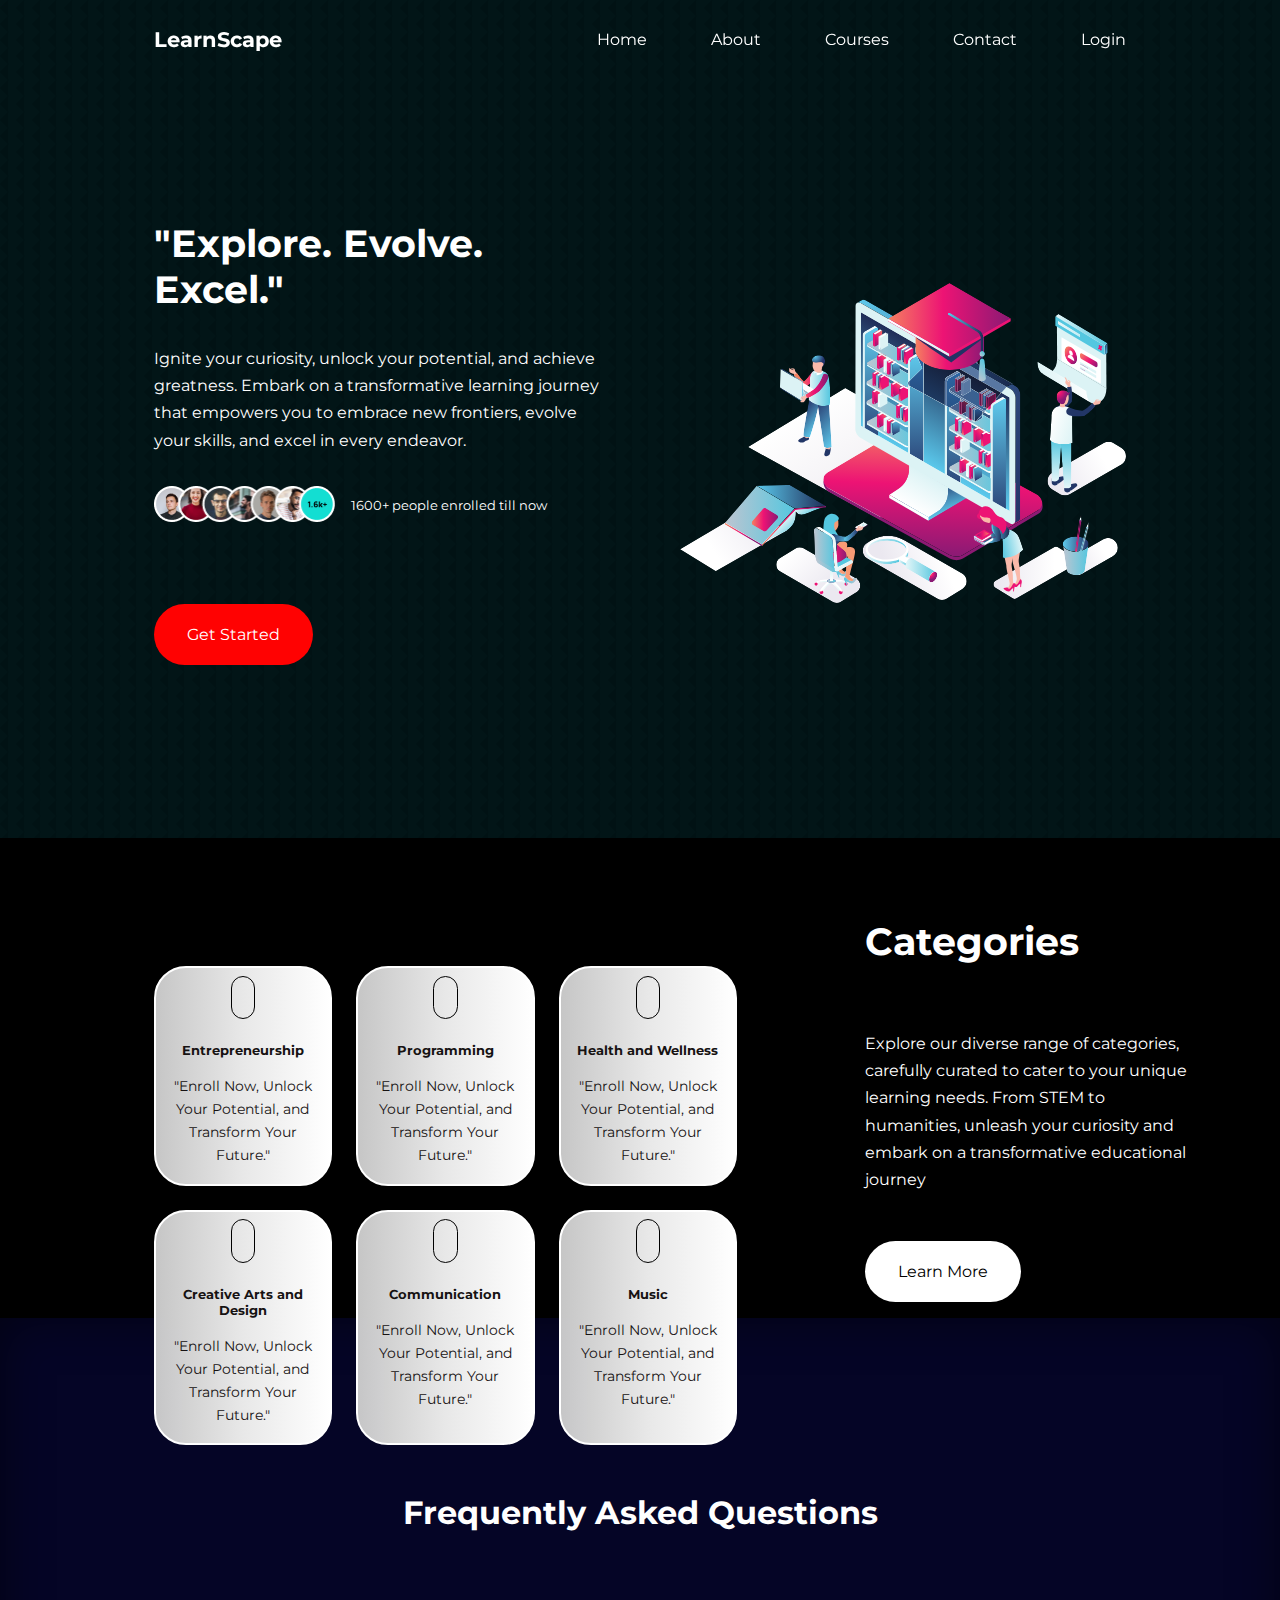
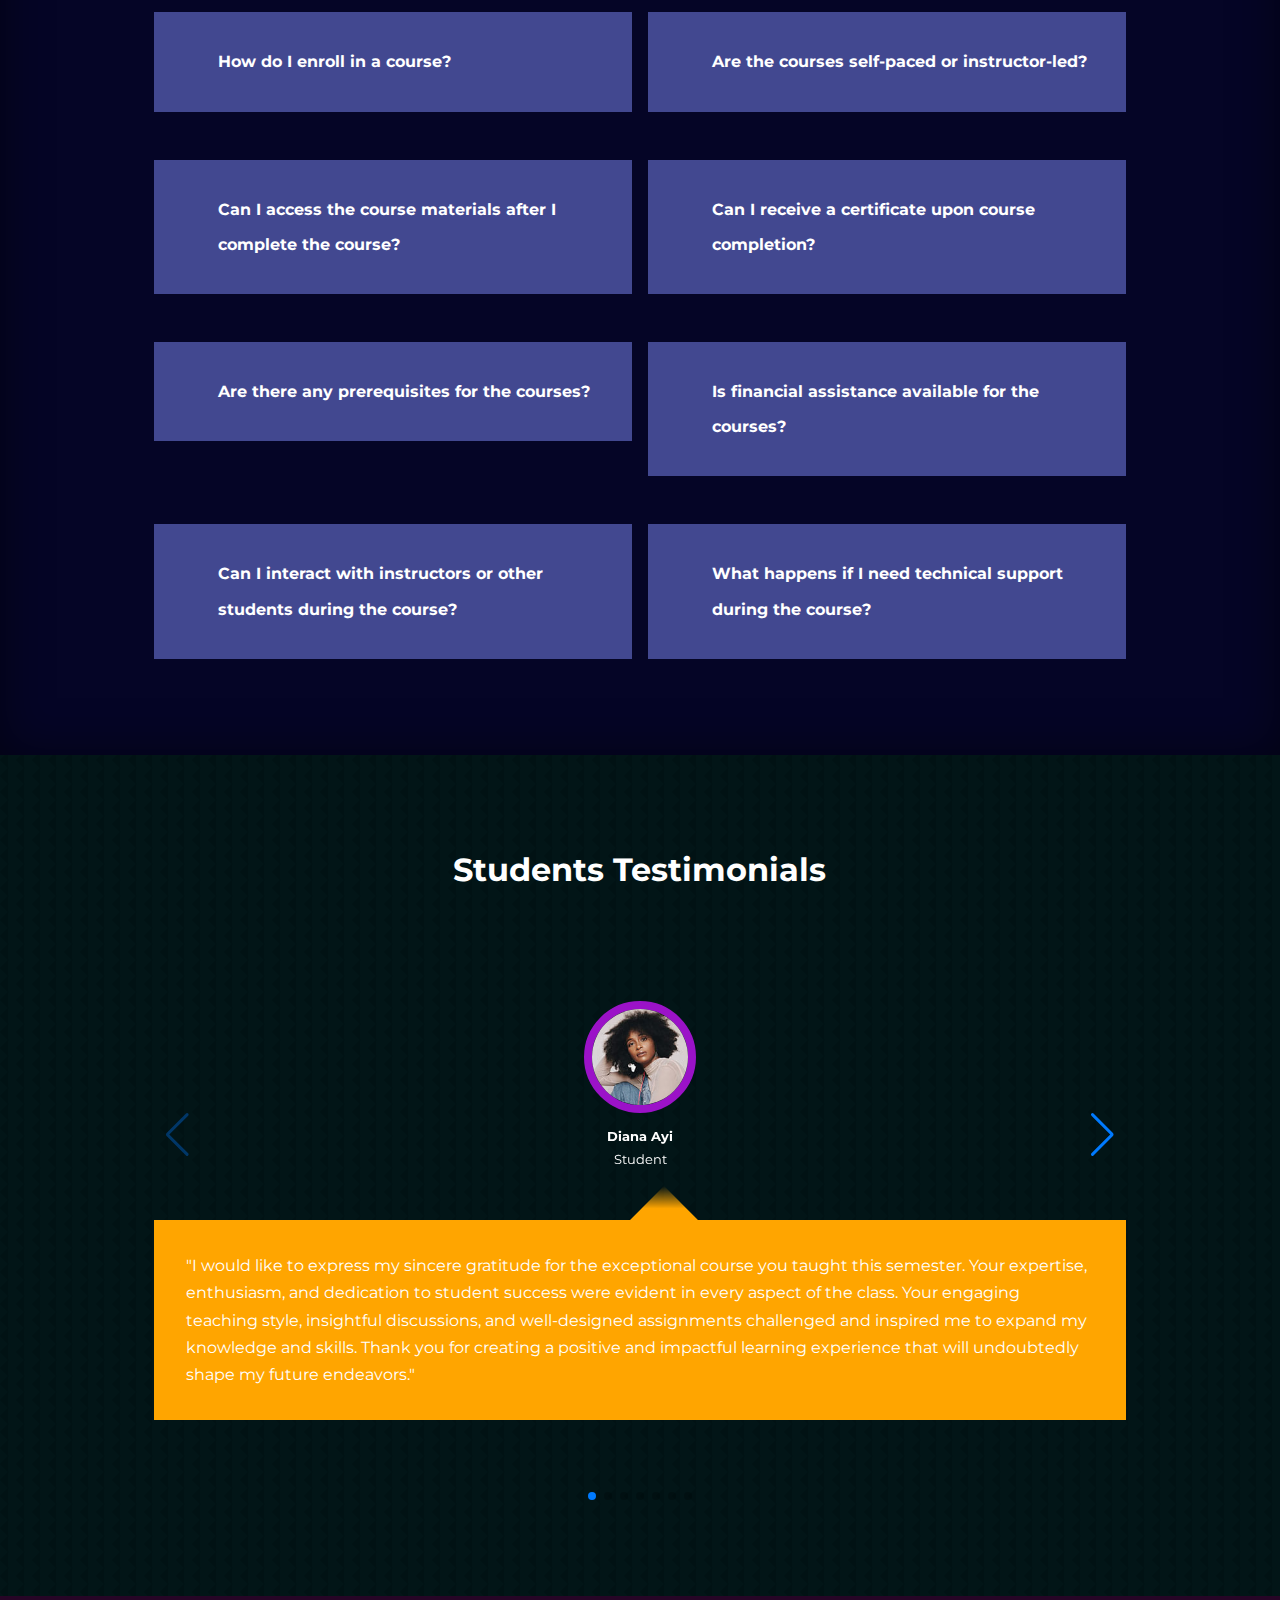
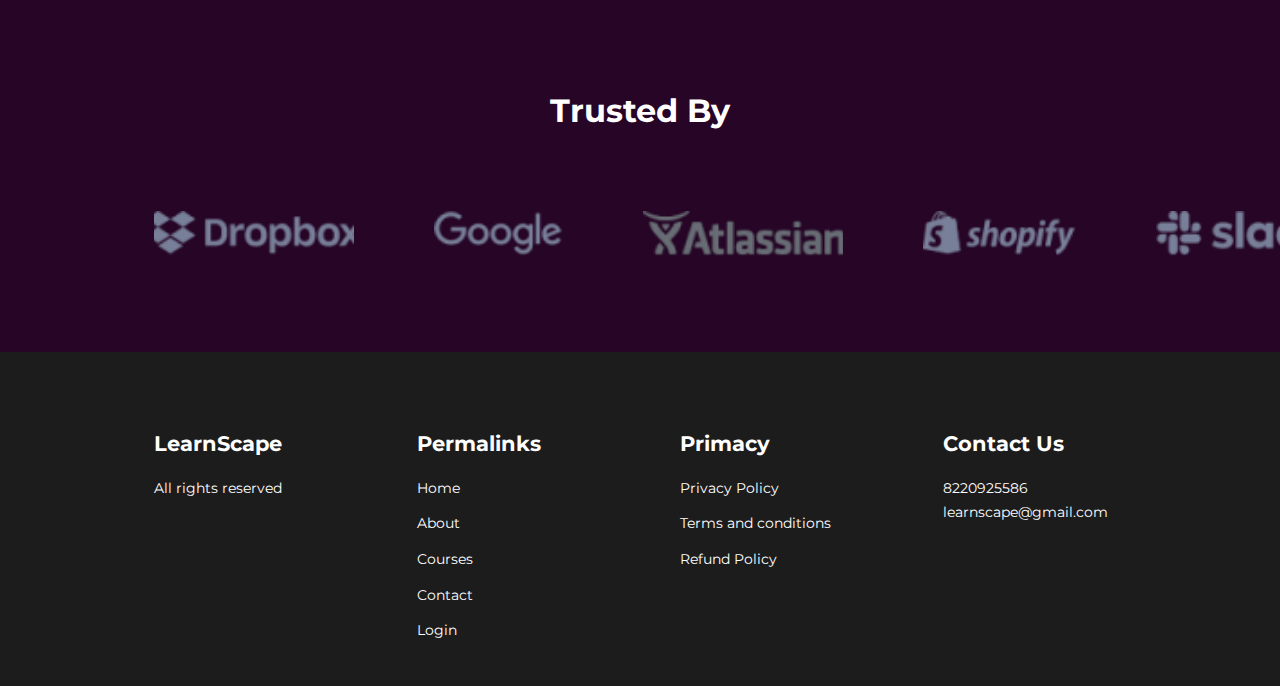
<file: index.html>
<!DOCTYPE html>
<html lang="en">
<head>
    <meta charset="UTF-8">
    <meta name="viewport" content="width=device-width, initial-scale=1.0">
    <title>LearnScape</title>
    <link rel="stylesheet" href="index.css">
    <script src="main.js"></script>

        <!--FAV ICONS-->
        <link rel="stylesheet" href="https://unicons.iconscout.com/release/v4.0.8/css/line.css">

        <!--GOOGLE FONTS (MONTESERRAT)-->
    <link rel="preconnect" href="https://fonts.googleapis.com">
    <link rel="preconnect" href="https://fonts.gstatic.com" crossorigin>
    <link href="https://fonts.googleapis.com/css2?family=Montserrat:wght@300;400;500;600;700;800;900&display=swap" rel="stylesheet">

        <!--    SWIPER JS    -->
    <link rel="stylesheet" href="https://cdn.jsdelivr.net/npm/swiper@10/swiper-bundle.min.css"/>

    <style>
        body{
            background-image: url("images/bg-texture.png");
        }
    </style>

</head>
<body>
                            <!--   NAVBAR    -->
    <nav>
        <div class="container nav__container">
            <a href="index.html"><h4>LearnScape</h4></a>
            <ul class="nav__menu">
                <li><a href="index.html">Home</a></li>
                <li><a href="about.html">About</a></li>
                <li><a href="courses.html">Courses</a></li>
                <li><a href="contact.html">Contact</a></li>
                <li><a href="login.html">Login</a></li>
            </ul>    
        </div>
    </nav>

                               <!--   HEADER   -->
    <header>
        <div class="container header__container">
            <div class="header__left">
                <h1>"Explore. Evolve. Excel."</h1>
                <p>Ignite your curiosity, unlock your potential, and achieve greatness. Embark on a transformative 
                    learning journey that empowers you to embrace new frontiers, evolve your skills, and excel 
                    in every endeavor.</p>
                <div class="header__left-people">               
                    <img src="./images/people.png">
                    <small>1600+ people enrolled till now</small>
                </div>
                <a href="login.html" class="btn btn-primary">Get Started</a>
            </div>

            <div class="header__right">
                <div class="header__right-img">
                    <img src="./images/header.svg">
                </div>
            </div>
        </div>
    </header>

                                <!--  CATEGORIES  -->
    <section class="categories">
        <div class="container categories__container">
            <div class="categories__left">
                <article class="category">
                    <span class="category__icon"><i class="uil uil-arrow-growth"></i></span>
                    <h5>Entrepreneurship</h5>
                    <p>"Enroll Now, Unlock Your Potential, and Transform Your Future."</p>

                </article>
                <article class="category">
                    <span class="category__icon"><i class="uil uil-desktop-cloud-alt"></i></span>
                    <h5>Programming</h5>
                    <p>"Enroll Now, Unlock Your Potential, and Transform Your Future."</p>

                </article>
                <article class="category">
                    <span class="category__icon"><i class="uil uil-heart-medical"></i></span>
                    <h5>Health and Wellness</h5>                  
                    <p>"Enroll Now, Unlock Your Potential, and Transform Your Future."</p>

                </article>
                <article class="category">
                    <span class="category__icon"><i class="uil uil-palette"></i></span>
                    <h5>Creative Arts and Design</h5>
                    <p>"Enroll Now, Unlock Your Potential, and Transform Your Future."</p>

                </article>
                <article class="category">
                    <span class="category__icon"><i class="uil uil-presentation-play"></i></span>
                    <h5>Communication</h5>
                    <p>"Enroll Now, Unlock Your Potential, and Transform Your Future."</p>

                </article>
                <article class="category">
                    <span class="category__icon"><i class="uil uil-music"></i></span>
                    <h5>Music</h5>
                    <p>"Enroll Now, Unlock Your Potential, and Transform Your Future."</p>

                </article>
            </div>
            <div class="categories__right">
                <h1>Categories</h1>
                <p>                    Explore our diverse range of categories, carefully curated to cater to your unique learning needs. From STEM to humanities, unleash your curiosity and embark on a transformative educational journey
                </p>
                <a href="courses.html" class="btn">Learn More</a>
            </div>
        </div>
    </section>

                                <!--   FAQS   -->

   <section class="faqs">
        <h2>Frequently Asked Questions</h2>
        <div class="container faqs__container">
            <article class="faq">
                <div class="faq__icon"><i class="uil uil-plus"></i></div>
                <div class="question__answer">
                    <h4>How do I enroll in a course?</h4>
                    <p>To enroll in a course, simply visit our website, browse the course catalog, and click on the "Enroll" button for your chosen course. Follow the prompts to complete the enrollment process.</p>
                </div>
            </article>

            <article class="faq">
                <div class="faq__icon"><i class="uil uil-plus"></i></div>
                <div class="question__answer">
                    <h4>Are the courses self-paced or instructor-led?</h4>
                    <p>We offer both self-paced and instructor-led courses to accommodate different learning preferences. You can choose the format that suits your needs during the course selection process</p>
                </div>
            </article>

            <article class="faq">
                <div class="faq__icon"><i class="uil uil-plus"></i></div>
                <div class="question__answer">
                    <h4>Can I access the course materials after I complete the course?
                    </h4>
                    <p>Yes, once you enroll in a course, you will have lifetime access to the course materials. You can revisit the content at any time to review or refresh your knowledge.</p>
                </div>
            </article>

            <article class="faq">
                <div class="faq__icon"><i class="uil uil-plus"></i></div>
                <div class="question__answer">
                    <h4>Can I receive a certificate upon course completion?</h4>
                    <p>Yes, upon successfully completing a course, you will receive a certificate of completion. The certificate can be downloaded from the course platform or emailed to you, depending on the specific process outlined for that course.</p>
                </div>
            </article>

            <article class="faq">
                <div class="faq__icon"><i class="uil uil-plus"></i></div>
                <div class="question__answer">
                    <h4>Are there any prerequisites for the courses?</h4>
                    <p>Prerequisites vary depending on the course. Some courses may require prior knowledge or experience, while others are designed for beginners. The course description will provide information about any prerequisites.</p>
                </div>
            </article>

            <article class="faq">
                <div class="faq__icon"><i class="uil uil-plus"></i></div>
                <div class="question__answer">
                    <h4>Is financial assistance available for the courses?</h4>
                    <p>We understand that financial constraints can be a barrier to learning. We offer various financial assistance options such as scholarships, installment plans, or discounts. Please check our website or contact our support team for more information.</p>
                </div>
            </article>

            <article class="faq">
                <div class="faq__icon"><i class="uil uil-plus"></i></div>
                <div class="question__answer">
                    <h4>Can I interact with instructors or other students during the course?</h4>
                    <p>Yes, our courses often include discussion forums or dedicated communication channels where you can interact with instructors and fellow students. This fosters collaboration, allows for questions and answers, and creates a supportive learning community.</p>
                </div>
            </article>

            <article class="faq">
                <div class="faq__icon"><i class="uil uil-plus"></i></div>
                <div class="question__answer">
                    <h4>What happens if I need technical support during the course?</h4>
                    <p>We provide technical support to ensure a smooth learning experience. If you encounter any technical issues or have trouble accessing course materials, you can reach out to our support team via email or through our platform, and they will assist you promptly.</p>
                </div>
            </article>    
        </div>
    </section>  

    <script>
            window.addEventListener("DOMContentLoaded", function() {
            var faqItems = document.querySelectorAll(".faq");

            faqItems.forEach(function(item) {
                var faqIcon = item.querySelector(".faq__icon i");

                item.addEventListener("click", function() {
                    this.classList.toggle("open");
                    faqIcon.classList.toggle("uil-plus");
                    faqIcon.classList.toggle("uil-minus");
                });
            });
        });    </script>


    


                                        <!--        TESTIMONIAL        -->
        <section class="container testimonials__container mySwiper">
            <h2>
                Students Testimonials
            </h2>
            <div class="swiper-wrapper">
                <article class="testimonial swiper-slide">
                    <div class="avatar">
                        <img src="./images/avatar1.jpg">
                    </div>
                    <div class="testimonial__info">
                        <h5>Diana Ayi</h5>
                        <small>Student</small>
                    </div>
                    <div class="testimonial__body">
                        <p>
                            "I would like to express my sincere gratitude for the exceptional course you taught this semester. Your expertise, enthusiasm, and 
                            dedication to student success were evident in every aspect of the class. Your engaging teaching style, insightful discussions, and 
                            well-designed assignments challenged and inspired me to expand my knowledge and skills. Thank you for creating a positive and impactful 
                            learning experience that will undoubtedly shape my future endeavors."
                        </p>
                    </div>
                </article>
                <article class="testimonial swiper-slide">
                    <div class="avatar">
                        <img src="./images/avatar2.jpg">
                    </div>
                    <div class="testimonial__info">
                        <h5>DAurora Patel</h5>
                        <small>Freelancer</small>
                    </div>
                    <div class="testimonial__body">
                        <p>
                            "I am incredibly grateful for the engaging and interactive lessons provided in this course. The instructor's enthusiasm and expertise truly brought the subject to life, making the learning experience enjoyable and captivating. The well-structured course materials and step-by-step explanations helped me grasp even the most complex concepts with ease, and I feel much more confident in my understanding of the subject matter."
                        </p>
                    </div>
                </article>
                <article class="testimonial swiper-slide">
                    <div class="avatar">
                        <img src="./images/avatar3.jpg">
                    </div>
                    <div class="testimonial__info">
                        <h5>Caleb Sullivan</h5>
                        <small>Youtuber</small>
                    </div>
                    <div class="testimonial__body">
                        <p>
                            "I can't speak highly enough about the instructor's knowledge and dedication. They went above and beyond to ensure that all our questions were answered, providing prompt and detailed responses that helped clarify any uncertainties. Their guidance and support throughout the course were invaluable, and I truly felt like I had a mentor to turn to whenever I needed assistance or further explanation."
                        </p>
                    </div>
                </article>
                <article class="testimonial swiper-slide">
                    <div class="avatar">
                        <img src="./images/avatar4.jpg">
                    </div>
                    <div class="testimonial__info">
                        <h5>DIsabella Nguyen</h5>
                        <small>Athlete</small>
                    </div>
                    <div class="testimonial__body">
                        <p>
                            "One aspect that truly stood out in this course was the focus on practical application. The assignments and real-world examples allowed me to put theory into practice, reinforcing my understanding and helping me develop valuable hands-on skills. It was immensely rewarding to see how the concepts we learned could be applied in real-life scenarios, and it has significantly enhanced my confidence in applying these skills beyond the course."
                        </p>
                    </div>
                </article>
                <article class="testimonial swiper-slide">
                    <div class="avatar">
                        <img src="./images/avatar5.jpg">
                    </div>
                    <div class="testimonial__info">
                        <h5>Elijah Carter</h5>
                        <small>Web Developer</small>
                    </div>
                    <div class="testimonial__body">
                        <p>
                            "The user-friendly online platform made learning convenient and accessible. I appreciated being able to access course materials anytime, anywhere, which accommodated my busy schedule. The organization and presentation of the content were clear and logical, making it easy to navigate through the lessons and track my progress. The seamless learning experience facilitated by the platform truly added to the overall value of the course."
                        </p>
                    </div>
                </article>
                <article class="testimonial swiper-slide">
                    <div class="avatar">
                        <img src="./images/avatar6.jpg">
                    </div>
                    <div class="testimonial__info">
                        <h5>Sophia Ali</h5>
                        <small>Artist</small>
                    </div>
                    <div class="testimonial__body">
                        <p>
                            "One of the highlights of this course was the sense of community it fostered. Collaborating with other students through discussion forums and group projects allowed for diverse perspectives and enriched the learning process. It was inspiring to engage in thoughtful discussions, share ideas, and learn from fellow learners. The supportive environment created by the instructor and the community made the entire learning journey even more enjoyable and rewarding."
                        </p>
                    </div>
                </article>
                <article class="testimonial swiper-slide">
                    <div class="avatar">
                        <img src="./images/avatar7.jpg">
                    </div>
                    <div class="testimonial__info">
                        <h5>Lucas Thompsong</h5>
                        <small>Student</small>
                    </div>
                    <div class="testimonial__body">
                        <p>
                            "Completing this course has significantly boosted my confidence and competence in the subject. The comprehensive coverage of topics, along with the in-depth explanations, gave me a solid foundation that I can build upon. I appreciated the instructor's commitment to ensuring a thorough understanding of each concept before moving forward. The course surpassed my expectations and has equipped me with valuable knowledge and skills that will undoubtedly benefit me in my future endeavors."
                        </p>
                    </div>
                </article>
            </div>
            <div class="swiper-button-next"></div>
            <div class="swiper-button-prev"></div>
            <div class="swiper-pagination"></div>    
        </section>

      <!-- Swiper JS -->
    <script src="https://cdn.jsdelivr.net/npm/swiper@10/swiper-bundle.min.js"></script>
    <script src="./main.js"></script>

    <!-- Initialize Swiper -->
    <script>
        var swiper = new Swiper(".mySwiper", {
          spaceBetween: 30,
          hashNavigation: {
            watchState: true,
          },
          pagination: {
            el: ".swiper-pagination",
            clickable: true,
          },
          navigation: {
            nextEl: ".swiper-button-next",
            prevEl: ".swiper-button-prev",
          },
        });
      </script>
    
                                <!--    TRUSTED BY    ---->

    <section class="trust">
        <div class=" container trust__container">
            <h2>Trusted By</h2>
            <div class="trust__image">
                <img src="./images/dropbox.png">
                <img src="./images/google.png">
                <img src="./images/atlassian.png">
                <img src="./images/shopify.png">
                <img src="./images/slack.png">
            </div>
        </div>
    </section>

                                <!--    FOOTER     -->

    <footer class="footer">
        <div class="container footer__container">
            <div class="footer__1">
                <a href="index.html" class="footer__logo"><h4>LearnScape</h4></a>
                <p>All rights reserved</p>
            </div>
            <div class="footer__2">
                <h4>Permalinks</h4>
                <ul class="permalinks">
                    <li><a href="index.html">Home</a></li>
                    <li><a href="about.html">About</a></li>
                    <li><a href="courses.html">Courses</a></li>
                    <li><a href="contact.html">Contact</a></li>
                    <li><a href="login.html">Login</a></li>
                </ul>
            </div>
            <div class="footer__3">
                <h4>Primacy</h4>
                <ul class="privacy">
                    <li><a href="#">Privacy Policy</a></li>
                    <li><a href="#">Terms and conditions</a></li>
                    <li><a href="#">Refund Policy</a></li>
                </ul>           
            </div>
            <div class="footer__4">
                <h4>Contact Us</h4>
                <p>8220925586</p>
                <p>learnscape@gmail.com</p>
                <ul class="footer__socials">
                    <li><a href="#"><i class="uil uil-facebook-f"></i></a></li>
                    <li><a href="#"><i class="uil uil-instagram-alt"></i></a></li>
                    <li><a href="#"><i class="uil uil-twitter"></i></a></li>
                    <li><a href="#"><i class="uil uil-linkedin"></i></a></li>
                </ul>
            </div>
        </div>
    </footer>

</body>
</html>
</file>
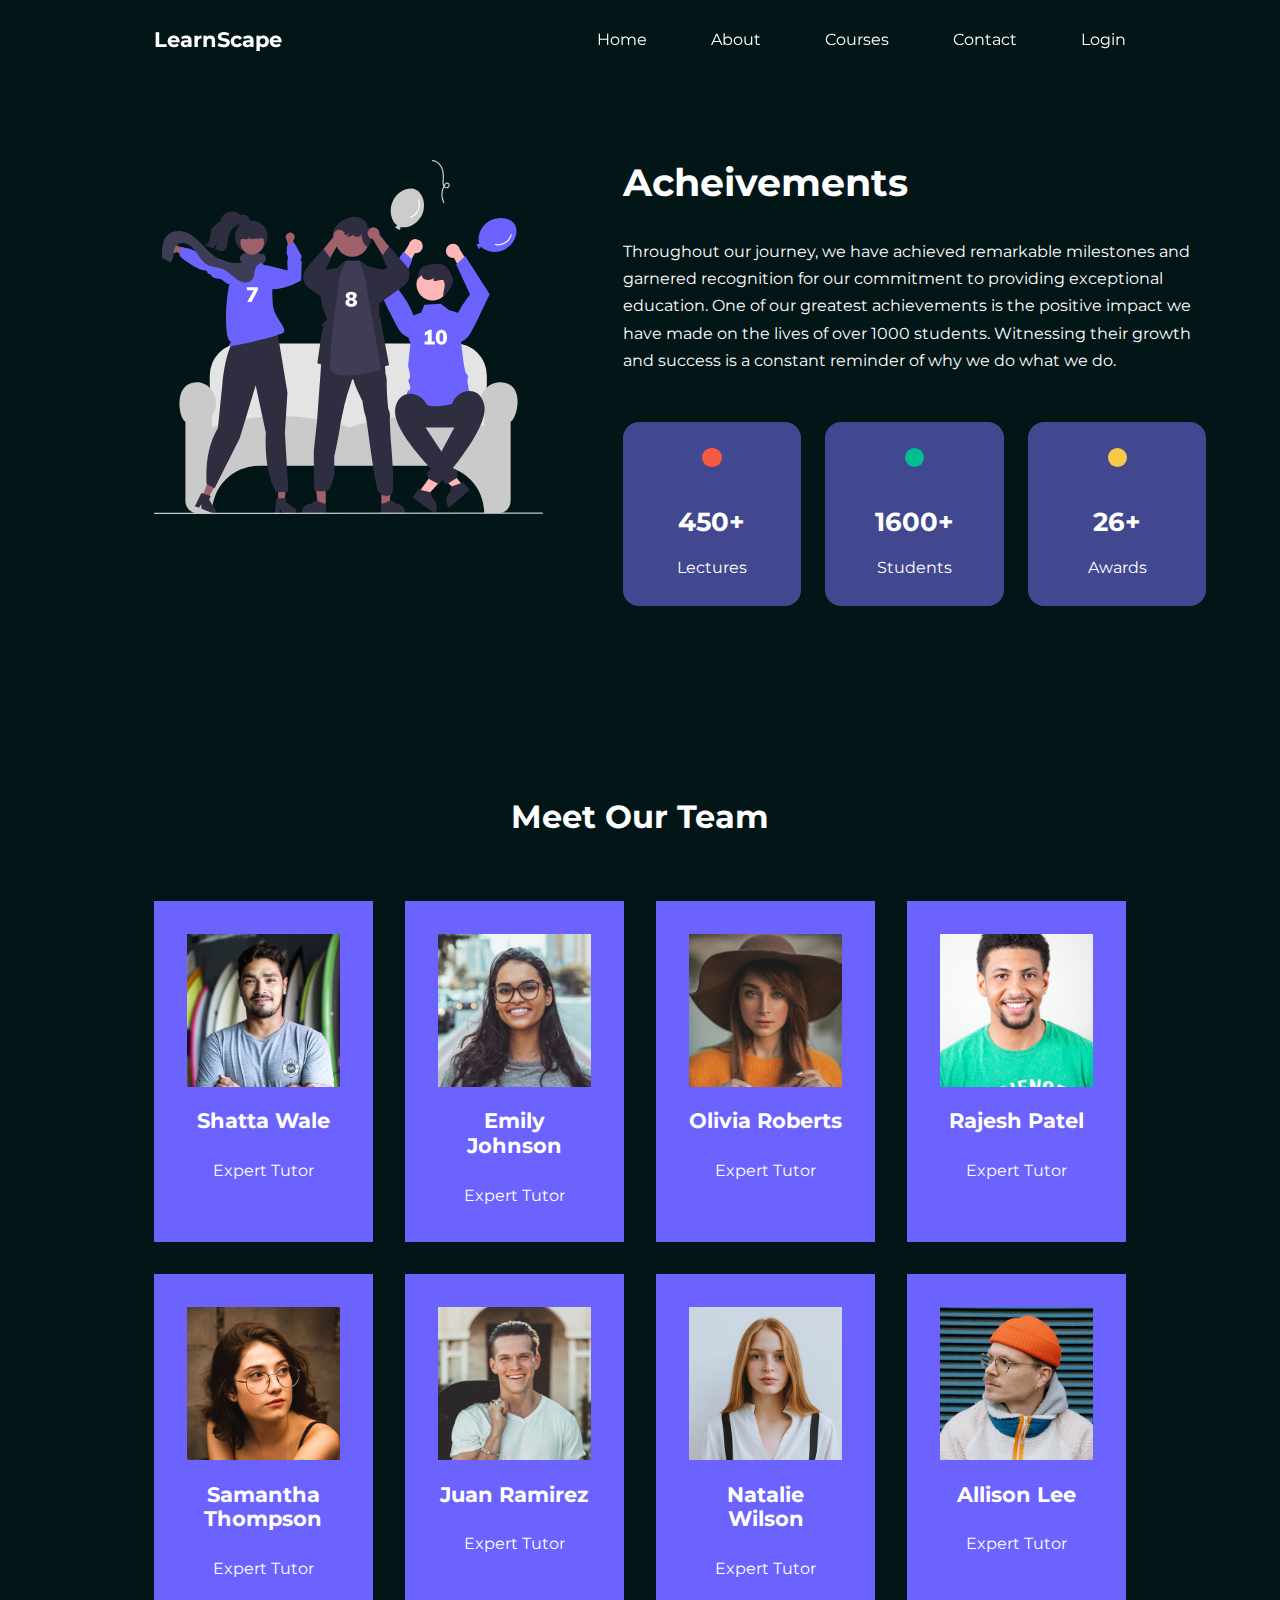
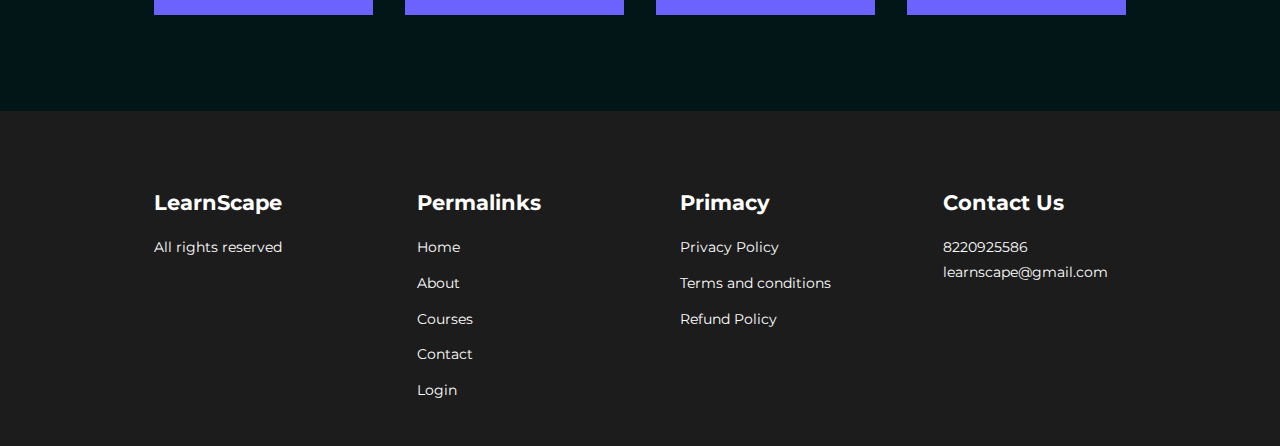
<file: about.html>
<!DOCTYPE html>
<html lang="en">
<head>
    <meta charset="UTF-8">
    <meta name="viewport" content="width=device-width, initial-scale=1.0">
    <title>About</title>
    <link rel="stylesheet" href="index.css">
    <link rel="stylesheet" href="about.css">
    <script src="main.js"></script>

            <!--FAV ICONS-->
    <link rel="stylesheet" href="https://unicons.iconscout.com/release/v4.0.8/css/line.css">

        <!--GOOGLE FONTS (MONTESERRAT)-->
    <link rel="preconnect" href="https://fonts.googleapis.com">
    <link rel="preconnect" href="https://fonts.gstatic.com" crossorigin>
    <link href="https://fonts.googleapis.com/css2?family=Montserrat:wght@300;400;500;600;700;800;900&display=swap" rel="stylesheet">



</head>
<body>
                                <!--   NAVBAR    -->
    <nav>
        <div class="container nav__container">
            <a href="index.html"><h4>LearnScape</h4></a>
            <ul class="nav__menu">
                <li><a href="index.html">Home</a></li>
                <li><a href="about.html">About</a></li>
                <li><a href="courses.html">Courses</a></li>
                <li><a href="contact.html">Contact</a></li>
                <li><a href="login.html">Login</a></li>
            </ul>    
        </div>
    </nav>

                                <!--    ACHEIVEMENTS   -->
    
    <section class="about__acheivements">
        <div class="container about__acheivements-container">
            <div class="about__acheivements-left">               
                 <img src="./images/about achievements.svg">
            </div>
            <div class="about__acheivements-left"> 
                <h1>Acheivements</h1> 
                <p>
                    Throughout our journey, we have achieved remarkable milestones and garnered recognition for our commitment to providing exceptional education. One of our greatest achievements is the positive impact we have made on the lives of over 1000 students. Witnessing their growth and success is a constant reminder of why we do what we do.
                </p>
                <div class="acheivements__cards">
                    <article class="acheivement__card">
                        <span class="acheivement__icon">
                            <i class="uil uil-video"></i>
                        </span>
                        <h3>450+</h3>
                        <p>Lectures</p>
                    </article>

                    <article class="acheivement__card">
                        <span class="acheivement__icon">
                            <i class="uil uil-users-alt"></i>
                        </span>
                        <h3>1600+</h3>
                        <p>Students</p>
                    </article>

                    <article class="acheivement__card">
                        <span class="acheivement__icon">
                            <i class="uil uil-trophy"></i>
                        </span>
                        <h3>26+</h3>
                        <p>Awards</p>
                    </article>

                </div>             
            </div>
        </div>
    </section>

                                <!--    TUTORS     -->

    <section class="team">
        <h2>Meet Our Team</h2>
        <div class="container team__container">
            <article class="team__member">
                <div class="team__member-image">
                    <img src="images/tm1.jpg">
                </div>
                <div class="team__member-info">
                    <h4>Shatta Wale</h4>
                    <p>Expert Tutor</p>
                </div>
                <div class="team__member-socials">
                    <a href="https://instagram.com" target="_blank"><i class="uil uil-instagram"></i></a>
                    <a href="https://twitter.com" target="_blank"><i class="uil uil-twitter"></i></a>
                    <a href="https://linkedin.com" target="_blank"><i class="uil uil-linkedin"></i></a>
                </div>
            </article>

            <article class="team__member">
                <div class="team__member-image">
                    <img src="images/tm2.jpg">
                </div>
                <div class="team__member-info">
                    <h4> Emily Johnson</h4>
                    <p>Expert Tutor</p>
                </div>
                <div class="team__member-socials">
                    <a href="https://instagram.com" target="_blank"><i class="uil uil-instagram"></i></a>
                    <a href="https://twitter.com" target="_blank"><i class="uil uil-twitter"></i></a>
                    <a href="https://linkedin.com" target="_blank"><i class="uil uil-linkedin"></i></a>
                </div>
            </article>

            <article class="team__member">
                <div class="team__member-image">
                    <img src="images/tm3.jpg">
                </div>
                <div class="team__member-info">
                    <h4>Olivia Roberts</h4>
                    <p>Expert Tutor</p>
                </div>
                <div class="team__member-socials">
                    <a href="https://instagram.com" target="_blank"><i class="uil uil-instagram"></i></a>
                    <a href="https://twitter.com" target="_blank"><i class="uil uil-twitter"></i></a>
                    <a href="https://linkedin.com" target="_blank"><i class="uil uil-linkedin"></i></a>
                </div>
            </article>

            <article class="team__member">
                <div class="team__member-image">
                    <img src="images/tm4.jpg">
                </div>
                <div class="team__member-info">
                    <h4> Rajesh Patel</h4>
                    <p>Expert Tutor</p>
                </div>
                <div class="team__member-socials">
                    <a href="https://instagram.com" target="_blank"><i class="uil uil-instagram"></i></a>
                    <a href="https://twitter.com" target="_blank"><i class="uil uil-twitter"></i></a>
                    <a href="https://linkedin.com" target="_blank"><i class="uil uil-linkedin"></i></a>
                </div>
            </article>

            <article class="team__member">
                <div class="team__member-image">
                    <img src="images/tm5.jpg">
                </div>
                <div class="team__member-info">
                    <h4>Samantha Thompson</h4>
                    <p>Expert Tutor</p>
                </div>
                <div class="team__member-socials">
                    <a href="https://instagram.com" target="_blank"><i class="uil uil-instagram"></i></a>
                    <a href="https://twitter.com" target="_blank"><i class="uil uil-twitter"></i></a>
                    <a href="https://linkedin.com" target="_blank"><i class="uil uil-linkedin"></i></a>
                </div>
            </article>

            <article class="team__member">
                <div class="team__member-image">
                    <img src="images/tm6.jpg">
                </div>
                <div class="team__member-info">
                    <h4>Juan Ramirez</h4>
                    <p>Expert Tutor</p>
                </div>
                <div class="team__member-socials">
                    <a href="https://instagram.com" target="_blank"><i class="uil uil-instagram"></i></a>
                    <a href="https://twitter.com" target="_blank"><i class="uil uil-twitter"></i></a>
                    <a href="https://linkedin.com" target="_blank"><i class="uil uil-linkedin"></i></a>
                </div>
            </article>

            <article class="team__member">
                <div class="team__member-image">
                    <img src="images/tm7.jpg">
                </div>
                <div class="team__member-info">
                    <h4>Natalie Wilson</h4>
                    <p>Expert Tutor</p>
                </div>
                <div class="team__member-socials">
                    <a href="https://instagram.com" target="_blank"><i class="uil uil-instagram"></i></a>
                    <a href="https://twitter.com" target="_blank"><i class="uil uil-twitter"></i></a>
                    <a href="https://linkedin.com" target="_blank"><i class="uil uil-linkedin"></i></a>
                </div>
            </article>

            <article class="team__member">
                <div class="team__member-image">
                    <img src="images/tm8.jpg">
                </div>
                <div class="team__member-info">
                    <h4>Allison Lee</h4>
                    <p>Expert Tutor</p>
                </div>
                <div class="team__member-socials">
                    <a href="https://instagram.com" target="_blank"><i class="uil uil-instagram"></i></a>
                    <a href="https://twitter.com" target="_blank"><i class="uil uil-twitter"></i></a>
                    <a href="https://linkedin.com" target="_blank"><i class="uil uil-linkedin"></i></a>
                </div>
            </article>


        </div>
    </section>

                                <!--   FOOTER   -->

    <footer class="footer">
        <div class="container footer__container">
            <div class="footer__1">
                <a href="index.html" class="footer__logo"><h4>LearnScape</h4></a>
                <p>All rights reserved</p>
            </div>
            <div class="footer__2">
                <h4>Permalinks</h4>
                <ul class="permalinks">
                    <li><a href="index.html">Home</a></li>
                    <li><a href="about.html">About</a></li>
                    <li><a href="courses.html">Courses</a></li>
                    <li><a href="contact.html">Contact</a></li>
                    <li><a href="login.html">Login</a></li>
                </ul>
            </div>
            <div class="footer__3">
                <h4>Primacy</h4>
                <ul class="privacy">
                    <li><a href="#">Privacy Policy</a></li>
                    <li><a href="#">Terms and conditions</a></li>
                    <li><a href="#">Refund Policy</a></li>
                </ul>           
            </div>
            <div class="footer__4">
                <h4>Contact Us</h4>
                <p>8220925586</p>
                <p>learnscape@gmail.com</p>
                <ul class="footer__socials">
                    <li><a href="#"><i class="uil uil-facebook-f"></i></a></li>
                    <li><a href="#"><i class="uil uil-instagram-alt"></i></a></li>
                    <li><a href="#"><i class="uil uil-twitter"></i></a></li>
                    <li><a href="#"><i class="uil uil-linkedin"></i></a></li>
                </ul>
            </div>
        </div>
    </footer>

</body>
</html>
</file>
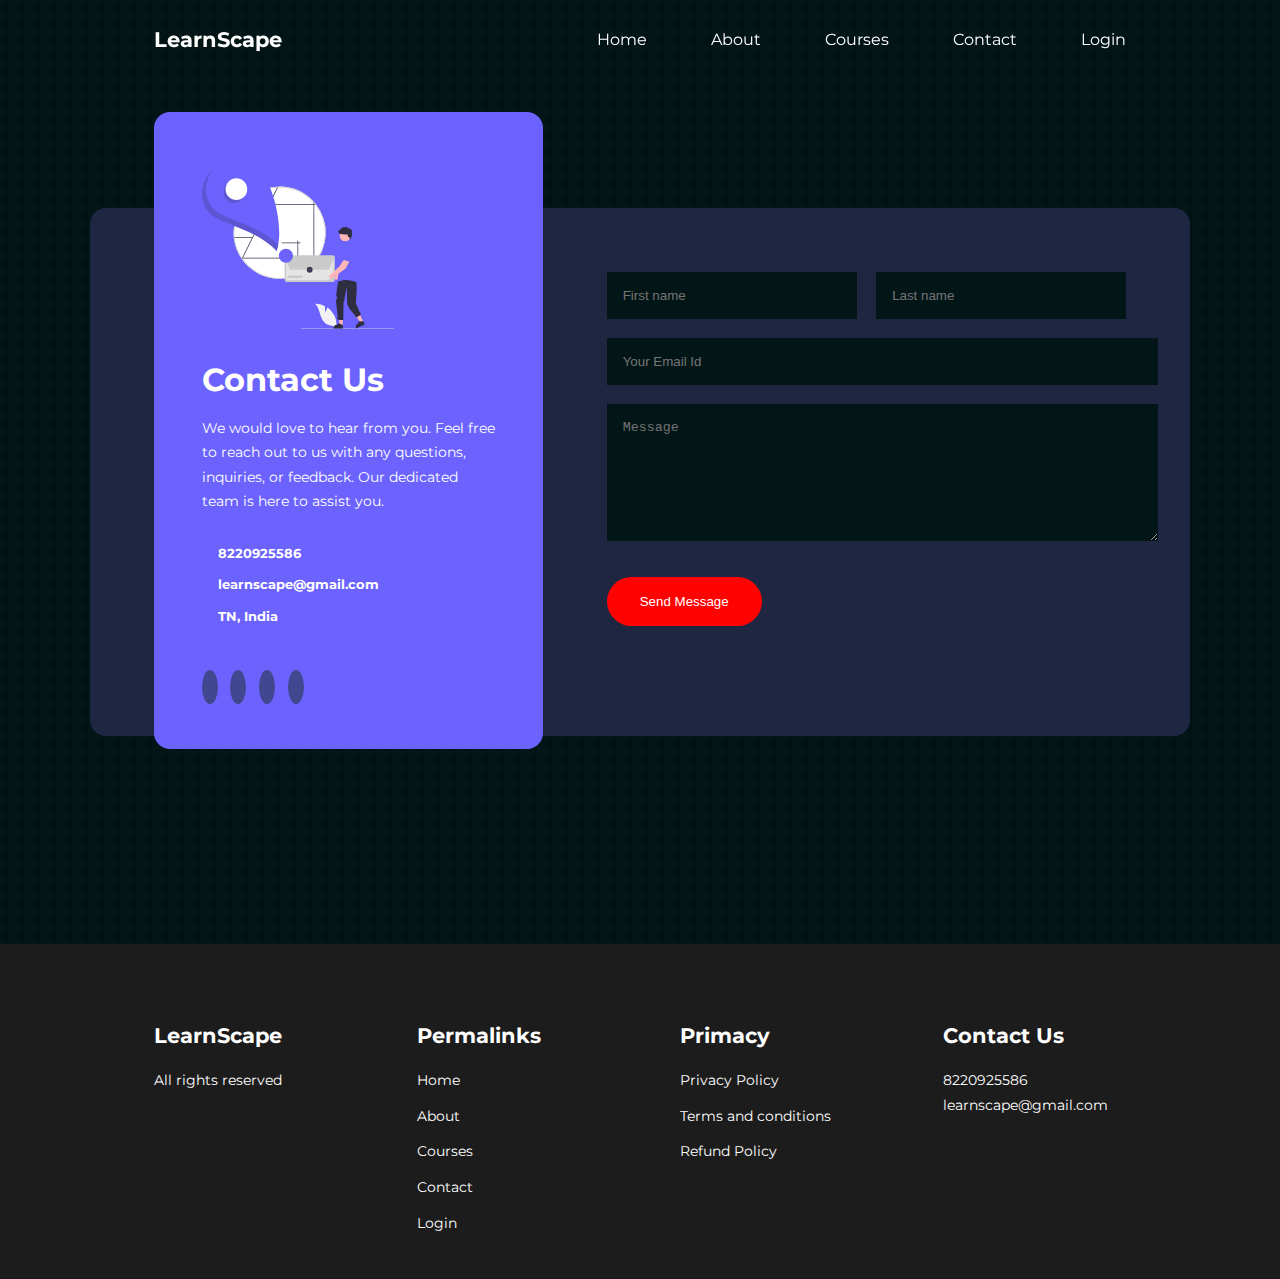
<file: contact.html>
<!DOCTYPE html>
<html lang="en">
<head>
    <meta charset="UTF-8">
    <meta name="viewport" content="width=device-width, initial-scale=1.0">
    <title>Contact</title>
    <link rel="stylesheet" href="index.css">
    <script src="main.js"></script>
    <link rel="stylesheet" href="contact.css">


    <style>
        body{
            background-image: url("images/bg-texture.png");
        }
    </style>


        <!--FAV ICONS-->
        <link rel="stylesheet" href="https://unicons.iconscout.com/release/v4.0.8/css/line.css">

        <!--GOOGLE FONTS (MONTESERRAT)-->
    <link rel="preconnect" href="https://fonts.googleapis.com">
    <link rel="preconnect" href="https://fonts.gstatic.com" crossorigin>
    <link href="https://fonts.googleapis.com/css2?family=Montserrat:wght@300;400;500;600;700;800;900&display=swap" rel="stylesheet">

</head>
<body>
                                <!--   NAVBAR    -->
    <nav>
        <div class="container nav__container">
            <a href="index.html"><h4>LearnScape</h4></a>
            <ul class="nav__menu">
                <li><a href="index.html">Home</a></li>
                <li><a href="about.html">About</a></li>
                <li><a href="courses.html">Courses</a></li>
                <li><a href="contact.html">Contact</a></li>
                <li><a href="login.html">Login</a></li>
            </ul>    
        </div>
    </nav>

                                <!--    CONTACT    -->
    <section class="contact">
        <div class="container contact__container">
            <aside class="contact__aside">
                <div class="aside__image">
                    <img src="./images/contact.svg">
                </div>
                <h2>Contact Us</h2>
                <p>We would love to hear from you. Feel free to reach out to us with any questions, inquiries, or feedback. Our dedicated team is here to assist you.</p>
                <ul class="contact__details">
                    <li>
                        <i class="uil uil-phone-times"></i>
                        <h5>8220925586</h5>
                    </li>
                    <li>
                        <i class="uil uil-envelope"></i>
                        <h5>learnscape@gmail.com</h5>
                    </li>
                    <li>
                        <i class="uil uil-location-point"></i>
                        <h5>TN, India</h5>
                    </li>
                </ul>
                <ul class="contact__socials">
                    <li><a href="https://facebook.com" target="_blank"><i class="uil uil-facebook-f"></i></a></li>
                    <li><a href="https://instagram.com" target="_blank"><i class="uil uil-instagram"></i></a></li>
                    <li><a href="https://twitter.com" target="_blank"><i class="uil uil-twitter"></i></a></li>
                    <li><a href="https://linkedin.com" target="_blank"><i class="uil uil-linkedin"></i></a></li>
                </ul>
            </aside>

            <form action="https://formspree.io/f/xnqkqdqb" method="POST" class="contact__form">
                <div class="form__name">
                    <input type="text" placeholder="First name" name="First name" required>
                    <input type="text" placeholder="Last name" name="Last name" required>
                </div>
                <input type="email" name="Email Address" placeholder="Your Email Id" required>
                <textarea name="message" rows="7" placeholder="Message" required></textarea>
                <button type="submit" class="btn btn-primary">Send Message</button>
            </form>
        </div>
    </section>
    
    
                                <!--    FOOTER     -->

    <footer class="footer">
        <div class="container footer__container">
            <div class="footer__1">
                <a href="index.html" class="footer__logo"><h4>LearnScape</h4></a>
                <p>All rights reserved</p>
            </div>
            <div class="footer__2">
                <h4>Permalinks</h4>
                <ul class="permalinks">
                    <li><a href="index.html">Home</a></li>
                    <li><a href="about.html">About</a></li>
                    <li><a href="courses.html">Courses</a></li>
                    <li><a href="contact.html">Contact</a></li>
                    <li><a href="login.html">Login</a></li>
                </ul>
            </div>
            <div class="footer__3">
                <h4>Primacy</h4>
                <ul class="privacy">
                    <li><a href="#">Privacy Policy</a></li>
                    <li><a href="#">Terms and conditions</a></li>
                    <li><a href="#">Refund Policy</a></li>
                </ul>           
            </div>
            <div class="footer__4">
                <h4>Contact Us</h4>
                <p>8220925586</p>
                <p>learnscape@gmail.com</p>
                <ul class="footer__socials">
                    <li><a href="#"><i class="uil uil-facebook-f"></i></a></li>
                    <li><a href="#"><i class="uil uil-instagram-alt"></i></a></li>
                    <li><a href="#"><i class="uil uil-twitter"></i></a></li>
                    <li><a href="#"><i class="uil uil-linkedin"></i></a></li>
                </ul>
            </div>
        </div>
    </footer>


</body>
</html>
</file>
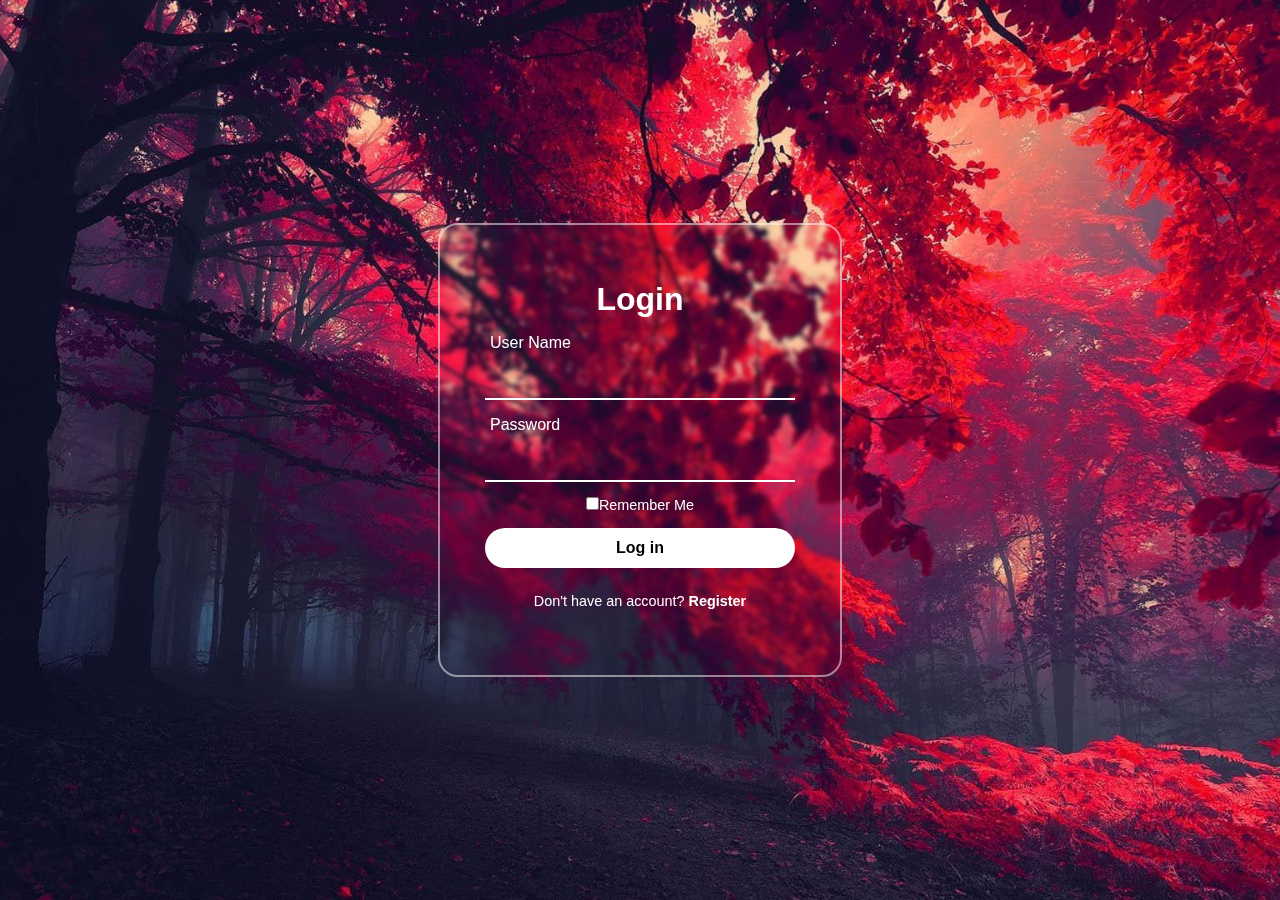
<file: login.html>
<!DOCTYPE html>
<html lang="en">
<head>
    <meta charset="UTF-8">
    <meta name="viewport" content="width=device-width, initial-scale=1.0">
    <title>Login</title>

    <link rel="stylesheet" href="login.css">

    <!-- FAV ICONS -->
    <link rel="stylesheet" href="https://unicons.iconscout.com/release/v4.0.8/css/line.css">

    <!-- GOOGLE FONTS (MONTESERRAT) -->
    <link rel="preconnect" href="https://fonts.googleapis.com">
    <link rel="preconnect" href="https://fonts.gstatic.com" crossorigin>
    <link href="https://fonts.googleapis.com/css2?family=Montserrat:wght@300;400;500;600;700;800;900&display=swap" rel="stylesheet">

    <style>
    .form-value .inputbox input:focus ~ label,
    .form-value .inputbox input:valid ~ label {
        top: -5px;
        font-size: 1em;
        color: white;
    }

    .form-value .inputbox input:valid ~ label {
        font-size: 1em;
        color: white;
    }
    </style>

    <script>
        function validate() {
            var a = document.getElementById("text1").value;
            var b = document.getElementById("text2").value;
            if (a === "") {
                window.alert("Please enter username");
            } else if (b === "") {
                window.alert("Enter Password");
            } else if (b.length < 6) {
                window.alert("Password should be at least 6 characters");
            } else {
                open("index.html");
            }
        }
    </script>
</head>
<body>
    <section>
        <div class="form-box">
            <div class="form-value">
                <form>
                    <h2>Login</h2>
                    <div class="inputbox">
                        <i class="uil uil-user"></i>
                        <input type="text" name="text1" id="text1" >
                        <label for="text1">User Name</label>
                    </div>
                    <div class="inputbox">
                        <i class="uil uil-file-lock-alt"></i>
                        <input type="password" name="text2" id="text2" >
                        <label for="text2">Password</label>
                    </div>
                    <div class="forget">
                        <label for=""><input type="checkbox">Remember Me</label>
                    </div>
                    <button type="submit" onclick="validate()">Log in</button>
                    <div class="register">
                        <p>Don't have an account? <a href="register.html">Register</a> </p>
                    </div>
                </form>
            </div>
        </div>
    </section>
</body>
</html>
</file>
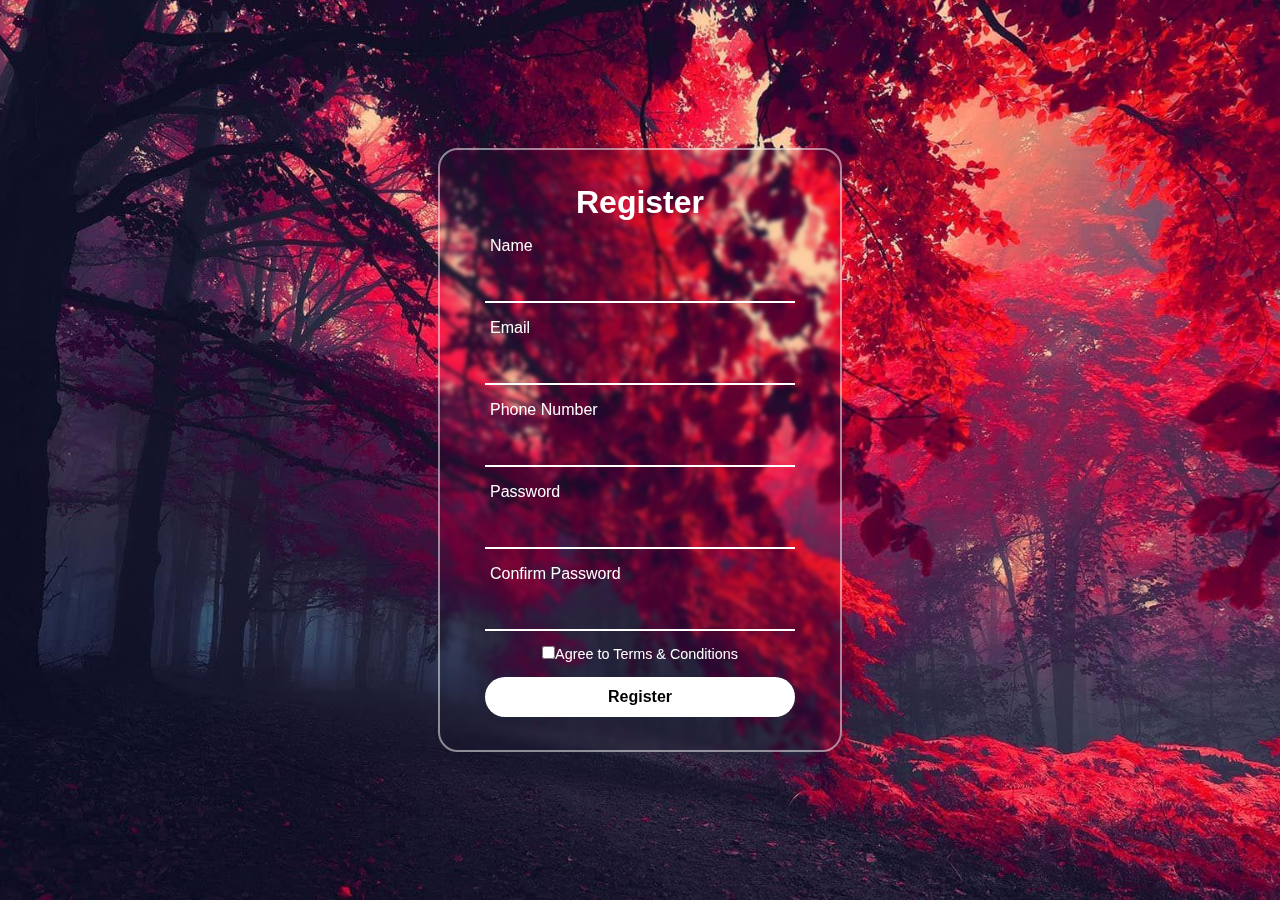
<file: register.html>
<!DOCTYPE html>
<html lang="en">
<head>
    <meta charset="UTF-8">
    <meta name="viewport" content="width=device-width, initial-scale=1.0">
    <title>Register</title>

    <link rel="stylesheet" href="register.css">

    <!-- FAV ICONS -->
    <link rel="stylesheet" href="https://unicons.iconscout.com/release/v4.0.8/css/line.css">

    <!-- GOOGLE FONTS (MONTESERRAT) -->
    <link rel="preconnect" href="https://fonts.googleapis.com">
    <link rel="preconnect" href="https://fonts.gstatic.com" crossorigin>
    <link href="https://fonts.googleapis.com/css2?family=Montserrat:wght@300;400;500;600;700;800;900&display=swap" rel="stylesheet">

    <style>
        .form-value .inputbox input:focus ~ label,
        .form-value .inputbox input:valid ~ label {
            top: -5px;
            font-size: 1em;
            color: white;
        }

        .form-value .inputbox input:valid ~ label {
            font-size: 1em;
            color: white;
        }
    </style>

    <script>
        function validate() {
            var a = document.getElementById("text1").value;
            var b = document.getElementById("text2").value;
            var c = document.getElementById("text3").value;
            var d = document.getElementById("text4").value;
            var e = document.getElementById("text5").value;
            var f = document.getElementById("c1").checked;
            var atpos = b.indexOf("@");
            var dotpos = b.lastIndexOf(".");

            if (a === "") {
                alert("Please enter your name");
            } else if (b === "") {
                alert("Enter your email id");
            } else if (c === "") {
                alert("Enter your phone number");
            } else if (d === "") {
                alert("Enter your password");
            } else if (e === "") {
                alert("Re-enter your password");
            } else if (atpos < 1 || ((dotpos - atpos) < 2)) {
                alert("Please enter correct email ID");
            } else if (isNaN(c)) {
                alert("Enter a valid phone number");
            } else if (d.length < 6) {
                alert("Password should be at least 6 characters");
            } else if (e !== d) {
                alert("Re-enter a valid password");
            } else if (!f) {
                alert("Agree to Terms and Conditions");
            } else {
                open("index.html");
            }
        }
    </script>
</head>
<body>
    <section>
        <div class="form-box">
            <div class="form-value">
                <form action="">
                    <h2>Register</h2>
                    <div class="inputbox">
                        <i class="uil uil-user"></i>
                        <input type="text" name="text1" id="text1" >
                        <label for="text1">Name</label>
                    </div>

                    <div class="inputbox">
                        <i class="uil uil-envelope-lock"></i>                        
                        <input type="email" name="text2" id="text2" >
                        <label for="text2">Email</label>
                    </div>

                    <div class="inputbox">
                        <i class="uil uil-mobile-android"></i>                        
                        <input type="text" name="text3" id="text3" >
                        <label for="text3">Phone Number</label>
                    </div>

                    <div class="inputbox">
                        <i class="uil uil-file-lock-alt"></i>
                        <input type="password" name="text4" id="text4" >
                        <label for="text4">Password</label>
                    </div>

                    <div class="inputbox">
                        <i class="uil uil-file-lock-alt"></i>
                        <input type="password" name="text5" id="text5" >
                        <label for="text5">Confirm Password</label>
                    </div>

                    <div class="forget">
                        <label for=""><input type="checkbox" name="c1" id="c1">Agree to Terms & Conditions</label>
                    </div>

                    <button type="submit" onclick="validate()">Register</button>
                </form>
            </div>
        </div>
    </section>
</body>
</html>
</file>
<file: index.css>
*{
    margin: 0;
    padding: 0;
    border: 0;
    box-sizing: 0;
    list-style: none;
    outline: 0;
    text-decoration: none;
}

:root {
    --color-bg: linear-gradient(90deg, rgba(0, 0, 0, 1) 0%, rgba(2, 21, 23, 1) 50%, rgba(2, 43, 76, 1) 100%);
    --color-white: white;
    --color-orange: orange;
    --color-black: black;
    --color-btn: chartreuse;
    --color-red: rgb(255, 2, 2);
    --color-bg1: rgba(2, 21, 23, 1);
    --color-primary: linear-gradient(90deg, rgba(202, 202, 202, 0.98) 0%, rgba(232, 232, 232, 1) 50%, rgba(255, 255, 255, 1) 100%);
    --color-bg2: #1f2641;
    --color-sec: #424890;
    --color-bg3: #6c63ff;
    --color-green: #00bf8e;
    --color-yellow: #f7c94b;
    --color-lred: #f75842;


    


    --container-width-lg: 76%;
    --container-width-md: 90%;
    --container-width-sm: 94%;
    --transition: all 500ms ease;
}

body{
    font-family: 'Montserrat', sans-serif;
    line-height: 1.7;
    color: var(--color-white);
    background: var(--color-bg1);
}
.container{
    width: var(--container-width-lg);
    margin: 0 auto;
}

section{
    padding: 6rem 0;        /* 1rem = 16px */
}

h1, h2, h3, h4, h5{
    line-height: 1.2;
}

h1{
    font-size: 2.4rem;
}

h2{
    font-size: 2rem;
}

h3{
    font-size: 1.6rem;
}

h4{
    font-size: 1.3rem;
}

a{
    color: var(--color-white);
}

img{
    width: 100%;
    display: block;
    object-fit: cover;
}

.btn{
    display: inline-block;
    padding: 1rem 2rem;
    background: var(--color-white);
    color: var(--color-black);
    border: solid 1px transparent;
    border-radius: 40px;
    transition: var(--transition);
}

.btn:hover{
    background: transparent;
    border-color: var(--color-red);
    color: var(--color-btn);
}

.btn-primary{
    background-color: var(--color-red);
    color: var(--color-white);
}

/********* NAVBAR *************/
nav{
    background: transparent;
    width: 100vw;
    height: 5rem;
    top: 0;
    z-index: 11;
    position: fixed;
}

.nav__container{
    height: 100%;
    display: flex;
    justify-content: space-between;
    align-items: center;
}

.nav__menu{
    display: flex;
    align-items: center;
    gap: 4rem;
}

.nav__menu a{
    font-size: 1rem;
    transition: var(--transition);
}
.nav__menu a:hover{
    color: var(--color-orange)
}

.window-scroll{
    background: rgba(19, 18, 18, 0.9);
    box-shadow: 0 1rem 2rem rgba(0, 0, 0, 0.2);
}


/******************* HEADER *************************/
header{
    position: relative;
    height: 70vh;
    top: 8rem;
    margin-bottom: 13rem;
    overflow: hidden;
}

.header__container{
    display: grid;
    grid-template-columns: 1fr 1fr;
    align-items: center;
    gap: 5rem;
    height: 100%;
}

.header__left p{
    margin: 2rem 0 1.5rem;
}

.header__left-people{
    width: 100%;
    display: flex;
    justify-content: flex-start;
    align-items: center;
    margin-top: 2rem;
    gap: 1rem;
    margin-bottom: 5rem;
}

.header__left-people img{
    width: 181.79px;
    height: 38px;
}

/***************  CATEGORIES   *******************/
.categories{
    background: var(--color-black);
    height: 18rem;
}

.categories h1{
    line-height: 1rem;
    margin-bottom: 5rem;
}

.categories__container{
    display: grid;
    grid-template-columns: 60% 40%;
    gap: 8rem;
}

.categories__left{
    display: grid;
    grid-template-columns: repeat(3, 1fr);
    gap: 1.5rem;
    margin-top: 2rem;
}

.category{
    background: var(--color-primary);
    padding: 1rem;
    border-radius: 2rem;
    transition: var(--transition);
    color: rgb(22, 18, 18);
    border: 2px solid white;
    text-align: center;
}

.categories__right{
    margin-right: 4rem;
}

.categories__right p{
    margin: 1rem 0 3rem;
}

.category__icon{    
    border: 1px solid black;
    padding: 0.7rem;
    border-radius: 0.9rem;

}

.category h5{
    margin: 2rem 0 1rem;
}

.category p{
    font-size: 0.85rem;
}

.category:hover{
    scale: 1.1;
    box-shadow: 0, 3rem, 3rem var(--color-bg2);
}

/*********************  FAQ  **********************/
.faqs{
    background: rgb(5, 5, 38);
    box-shadow: inset 0 0 3rem rgba(0, 0, 0, 0.5);
}

.faqs h2{
    margin-top: 5rem;
    text-align: center;
    margin-bottom: 3rem;
}

.faq{
    padding: 2rem;
    display: flex;
    align-items: center;
    height: fit-content;
    gap: 2rem;
    background: var(--color-sec);
    cursor: pointer;
    margin-top: 2rem;
}

.faqs__container{
    display: grid;
    grid-template-columns: 1fr 1fr;
    gap: 1rem;
}

.faq h4{
    font-size: 1rem;
    line-height: 2.2;
}

.faq__icon{
    align-self: flex-start;
    font-size: 1.2 rem;
}

.faq p{
    margin: 0.8rem;
    display: none;
}


.faq.open p{
    display: block;
}


/********************   TESTIMONIALS  **************************/

.testimonials__container{
    overflow-x: hidden;
    position: relative;
    margin-bottom: 5rem;
}

.testimonials__container h2{
    text-align: center;
    margin-bottom: 5rem;
}

.testimonial{
    padding-top: 2rem;
}

.avatar{
    width: 6rem;
    height: 6rem;
    border-radius: 50%;
    overflow: hidden;
    margin: 0 auto 1rem;
    border: 0.5rem solid rgb(155, 18, 200);
}

.testimonial__info{
    text-align: center;
}

.testimonial__body{
    background: var(--color-orange);
    padding: 2rem;
    margin-top: 3rem;
    position: relative;
}

.testimonial__body::before{
    content: "";
    background: linear-gradient(135deg, transparent, var(--color-orange), var(--color-orange), var(--color-orange));
    display: block;
    width: 3rem;
    height: 3rem;
    position: absolute;
    left: 50%;
    top: -1.5rem;
    transform: rotate(45deg);
}

/******************  TRUSTED BY   *****************/
.trust{
    background: rgb(38, 5, 38);

}

.trust__container h2{
    text-align: center;
    margin-bottom: 5rem;
}

.trust__image{
    display: flex;
    justify-content: space-between;
    gap: 5rem;
}

.trust__image img{
    width: 200px;
    height: 45px;
}

/*******************  FOOTER    *****************/
footer{
    background: rgb(29, 28, 28);
    padding-top: 5rem;
    font-size: 0.9rem;
    padding-bottom: 2rem;
}

.footer__container{
    display: grid;
    grid-template-columns: repeat(4 ,1fr);
    gap: 5rem;
}

.footer__container > div h4{
    margin-bottom: 1.2rem;
}

.footer__1 p{
    margin: 0 0 2rem;
}

footer ul li{
    margin-bottom: 0.7rem;
}

footer ul li a:hover{
    text-decoration: underline;
}

.footer__socials{
    display: flex;
    gap: 1rem;
    font-size: 1.2rem;
    margin-top: 2rem;
}
</file>
<file: about.css>
/*************    ACHEIVEMENTS     **************/

.about__acheivements{
    padding-top: 10rem;
}

.about__acheivements-left h1{
    padding-bottom: 2rem;
}


.about__acheivements-container{
    display: grid;
    grid-template-columns: 40% 60%;
    gap: 5rem;
}

.about__acheivements-right > p{
    margin: 1.6rem 0 2.5rem;
}

.acheivements__cards{
    display: grid;
    grid-template-columns: repeat(3, 1fr);
    margin-top: 3rem;
    gap: 1.5rem;
}

.acheivement__card{
    background: var(--color-sec);
    padding: 1.6rem;
    border-radius: 1rem;
    text-align: center;
    transition: var(--transition);
}

.acheivement__card:hover{
    background: var(--color-bg2);
    box-shadow: 0 3rem 3rem rgba(0, 0, 0, 0.3);
}

.acheivement__icon{
    background: var(--color-lred);
    padding: 0.6rem;
    border-radius: 1rem;
    display: inline-block;
    margin-bottom: 2rem;
    font-size: 2rem;
}

.acheivement__card:nth-child(2)
.acheivement__icon{
    background: var(--color-green);
}

.acheivement__card:nth-child(3)
.acheivement__icon{
    background: var(--color-yellow);
}

.acheivement__card p{
    margin-top: 1rem;
}

/************    TEAM      ****************/
.team h2{
    text-align: center;
    padding-bottom: 4rem;
}
.team__container{
    display: grid;
    grid-template-columns: repeat(4, 1fr);
    gap: 2rem;
}

.team__member{
    background: var(--color-bg3);
    padding: 2rem;
    border: 1px solid transparent;
    transition: var(--transition);
    position: relative;
    overflow: hidden;

}

.team__member:hover{
    background: transparent;
    border-color: var(--color-bg3);
}

.team__member-info *{
    text-align: center;
    margin-top: 1.4rem;
}

.team__member-socials{
    position: absolute;
    top: 50%;
    right: -100%;
    display: flex;
    flex-direction: column;
    transform: translateY(-50%);
    background: var(--color-bg2);
    border-radius: 2rem 0 0 1rem;
    transition: var(--transition);
}

.team__member:hover 
.team__member-socials{
    right: 0;
}

.team__member-socials a{
    padding: 1rem;
}
</file>
<file: contact.css>
.contact__container{
    background: var(--color-bg2);
    padding: 4rem;
    display: grid;
    grid-template-columns: 40% 60%;
    gap: 4rem;
    height: 25rem;
    margin: 7rem auto;
    border-radius: 1rem;
}

/***************  ASIDE   ****************/
.contact__aside{
    background: var(--color-bg3);
    padding: 3rem;
    border-radius: 1rem;
    position: relative;
    bottom: 10rem;
}

.aside__image{
    width: 12rem;
    margin-bottom: 2rem;
}

.contact__aside h2{
    text-align: left;
    margin-bottom: 1rem;
}

.contact__aside p{
    font-size: 0.9rem;
    margin-bottom: 2rem;
}

.contact__details li{
    display: flex;
    gap: 1rem;
    align-items: center;
    margin-bottom: 1rem;
}

.contact__socials{
    display: flex;
    gap: 0.8rem;
    margin-top: 3rem;
}

.contact__socials a{
    background: var(--color-sec);
    padding: 0.5rem;
    border-radius: 50%;
    font-size: 0.9rem;
    transition: var(--transition);
}

.contact__socials a:hover{
    background: transparent;
}

/**************  FORM   ****************/
.contact__form{
    display: flex;
    flex-direction: column;
    gap: 1.2rem;
    margin-right: 4rem;
}

.form__name{
    display: flex;
    gap: 1.2rem;
}

.contact__form input[type="text"]{
    width: 50%;
}

input, textarea{
    width: 100%;
    padding: 1rem;
    background: var(--color-bg1);
    color: white;
}

.contact__form .btn{
    width: max-content;
    margin-top: 1rem;
    cursor: pointer;
}
</file>
<file: login.css>
*{
    margin: 0;
    padding: 0;
    font-family: 'poppins', sans-serif;
}

section{
    display: flex;
    justify-content: center;
    align-items: center;
    min-height: 100vh;
    width: 100%;
    background: url(images/autumn.jpg)no-repeat;
    background-position: center;
    background-size: cover;
}

.form-box{
    position: relative;
    width: 400px;
    height: 450px;
    background: transparent;
    border: 2px solid rgba(255, 255, 255, 0.5);
    border-radius: 20px;
    backdrop-filter: blur(2px);
    display: flex;
    justify-content: center;
    align-items: center;
}

h2{
    font-size: 2em;
    color: #fff;
    text-align: center;
}

.inputbox{
    position: relative;
    margin: 30px 0;
    width: 310px;
    border-bottom: 2px solid #fff;
}

.inputbox label{
    position: absolute;
    top: 50%;
    left: 5px;
    transform: translateY(-50%);
    color: #fff;
    font-size: 1em;
    pointer-events: none;
    transition: .5s;

}

input:focus ~ label,
input:valid ~ label{
top: -5px;
}

.inputbox input{
    height: 50px;
    width: 100%;
    background: transparent;
    border: none;
    outline: none;
    font-size: 1em;
    padding: 0 35px 0 5px;
    color: #fff;
}

.inputbox i{
    position: absolute;
    right: 8px;
    color: #fff;
    font-size: 1.2em;
    top: 20px;
}

.forget{
    margin: -15px 0 15px;
    font-size: .9em;
    color: #fff;
    display: flex;
    justify-content: center;
}

.forget label a{
    margin-right: 3px;
}

.forget label a{
    color: #fff;
    text-decoration: none;
}

.forget label a:hover{
    text-decoration: underline;
}

button{
    width: 100%;
    height: 40px;
    border-radius: 40px;
    background: #fff;
    border: none;
    outline: none;
    cursor: pointer;
    font-size: 1em;
    font-weight: 600;
}

.register{
    font-size: .9rem;
    color: #fff;
    text-align: center;
    margin: 25px 0 10px;
}

.register p a{
    text-decoration: none;
    color: #fff;
    font-weight: 600;
}

.register p a:hover{
    text-decoration: underline;

}
</file>
<file: register.css>
*{
    margin: 0;
    padding: 0;
    font-family: 'poppins', sans-serif;
}

section{
    display: flex;
    justify-content: center;
    align-items: center;
    min-height: 100vh;
    width: 100%;
    background: url(images/autumn.jpg)no-repeat;
    background-position: center;
    background-size: cover;
}

.form-box{
    position: relative;
    width: 400px;
    height: 600px;
    background: transparent;
    border: 2px solid rgba(255, 255, 255, 0.5);
    border-radius: 20px;
    backdrop-filter: blur(2px);
    display: flex;
    justify-content: center;
    align-items: center;
}

h2{
    font-size: 2em;
    color: #fff;
    text-align: center;
}

.inputbox{
    position: relative;
    margin: 30px 0;
    width: 310px;
    border-bottom: 2px solid #fff;
}

.inputbox label{
    position: absolute;
    top: 50%;
    left: 5px;
    transform: translateY(-50%);
    color: #fff;
    font-size: 1em;
    pointer-events: none;
    transition: .5s;

}

input:focus ~ label,
input:valid ~ label{
top: -5px;
}

.inputbox input{
    height: 50px;
    width: 100%;
    background: transparent;
    border: none;
    outline: none;
    font-size: 1em;
    padding: 0 35px 0 5px;
    color: #fff;
}

.inputbox i{
    position: absolute;
    right: 8px;
    color: #fff;
    font-size: 1.2em;
    top: 20px;
}

.forget{
    margin: -15px 0 15px;
    font-size: .9em;
    color: #fff;
    display: flex;
    justify-content: center;
}

.forget label a{
    margin-right: 3px;
}

.forget label a{
    color: #fff;
    text-decoration: none;
}

.forget label a:hover{
    text-decoration: underline;
}

button{
    width: 100%;
    height: 40px;
    border-radius: 40px;
    background: #fff;
    border: none;
    outline: none;
    cursor: pointer;
    font-size: 1em;
    font-weight: 600;
}

.register{
    font-size: .9rem;
    color: #fff;
    text-align: center;
    margin: 25px 0 10px;
}

.register p a{
    text-decoration: none;
    color: #fff;
    font-weight: 600;
}

.register p a:hover{
    text-decoration: underline;

}
</file>
